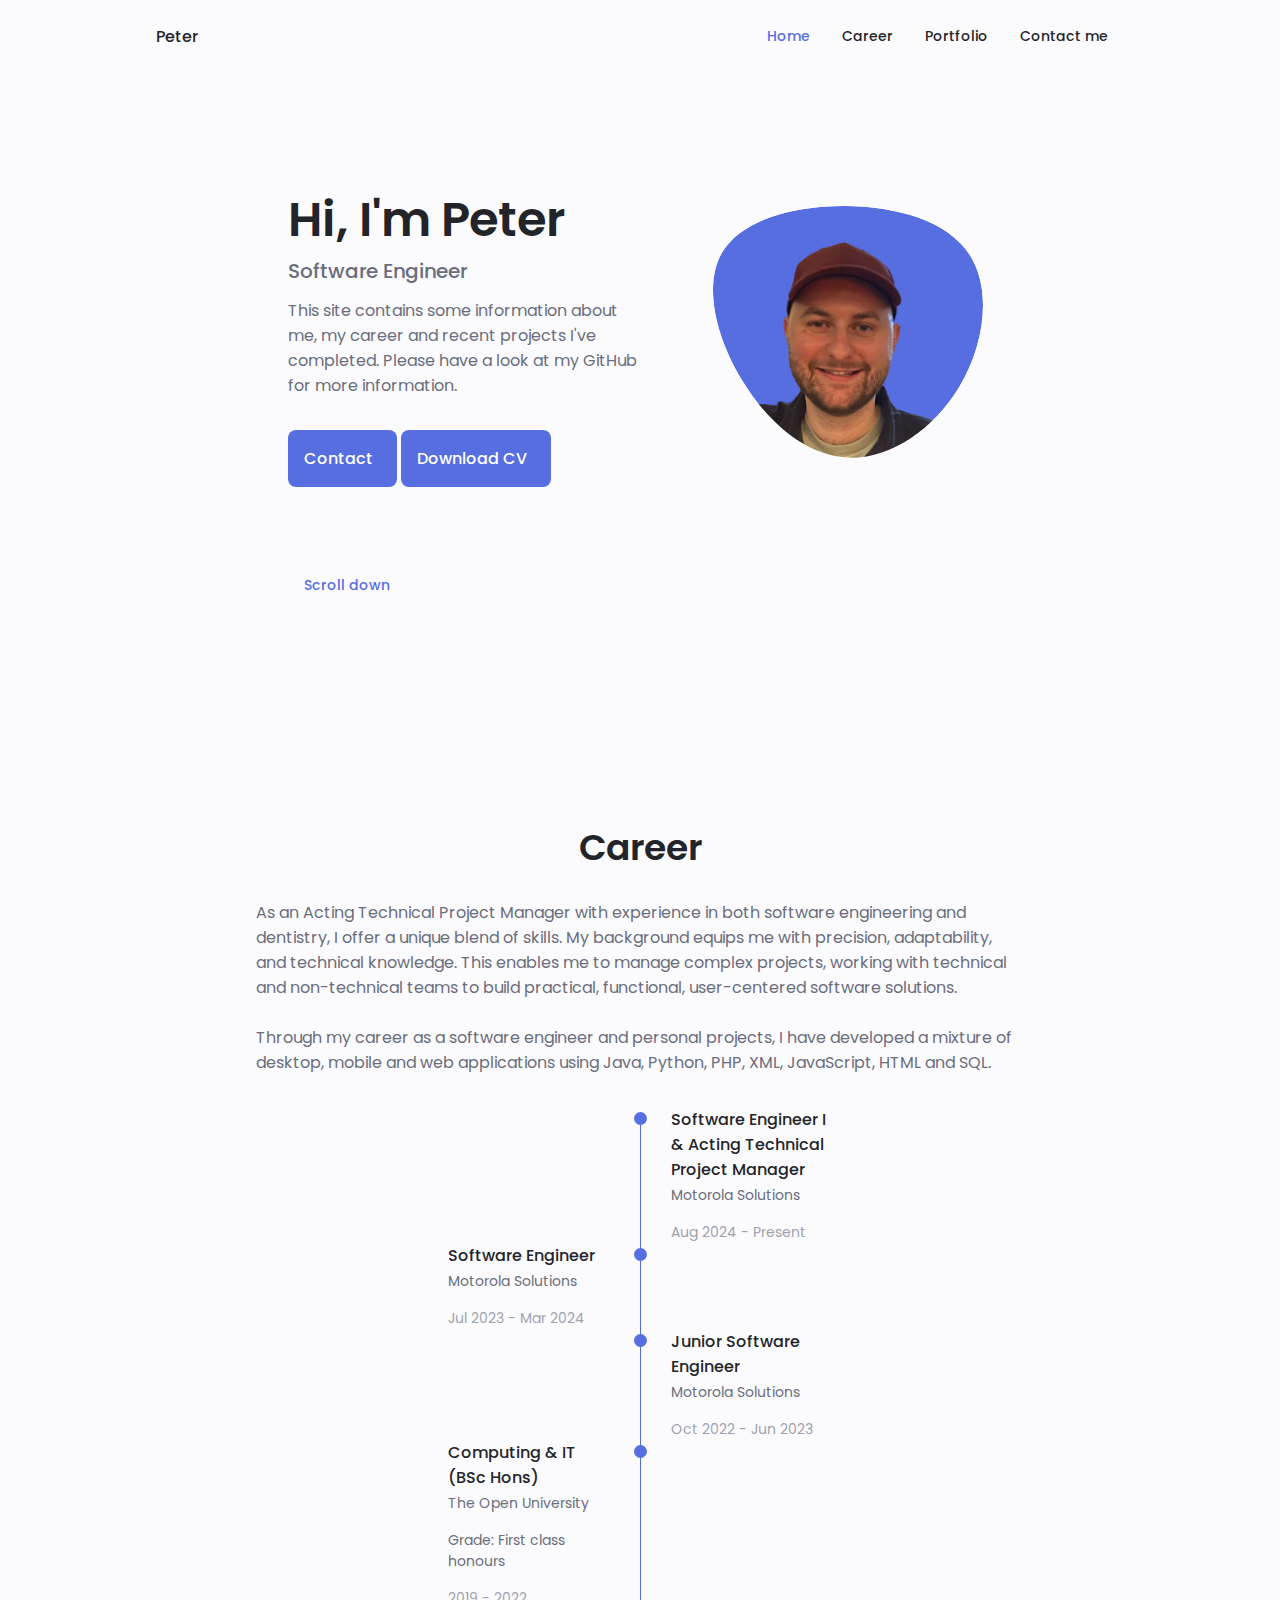
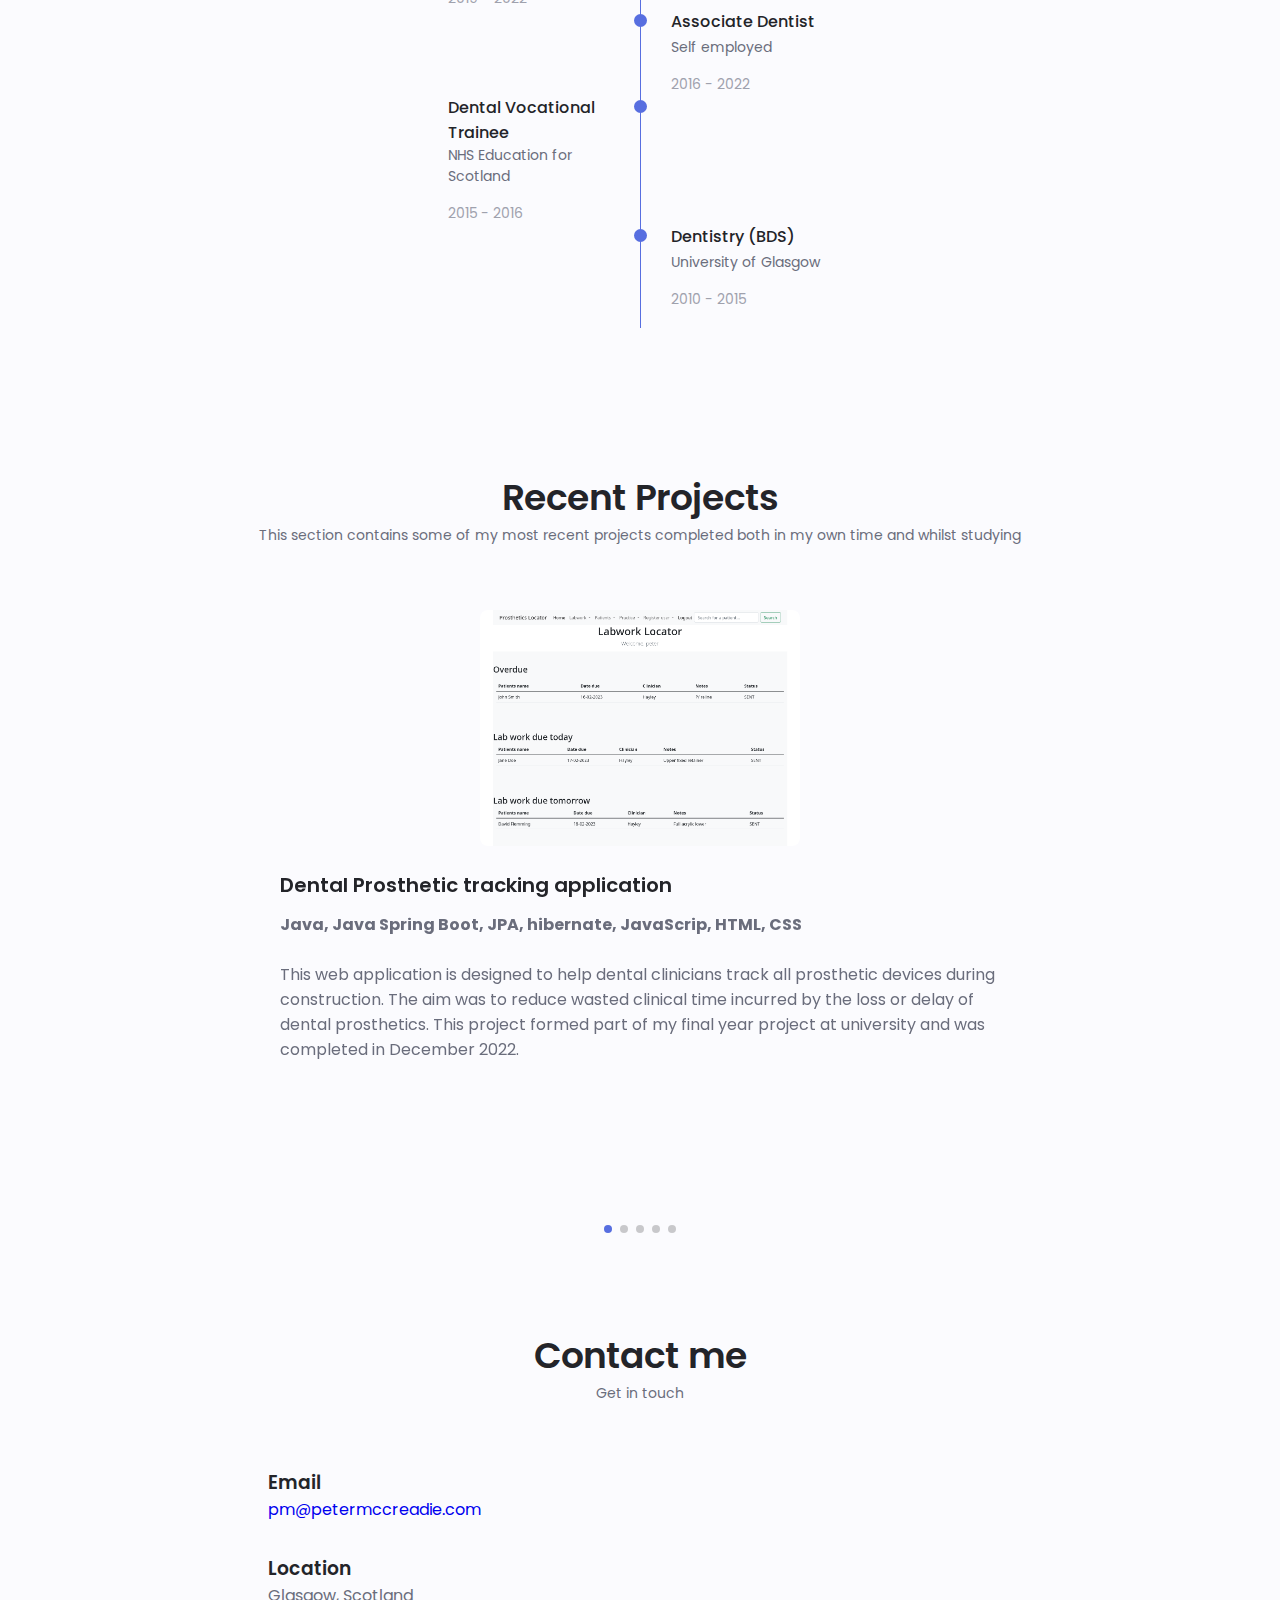
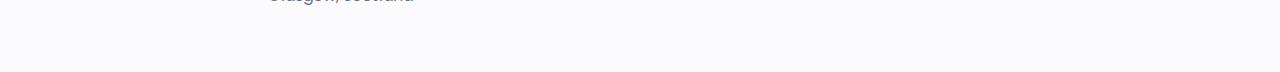
<file: index.html>
<!DOCTYPE html>
    <html lang="en">
    <head>
        <meta charset="UTF-8">
        <meta name="viewport" content="width=device-width, initial-scale=1.0">
        <link rel="stylesheet" href="https://unicons.iconscout.com/release/v4.0.0/css/line.css">
        <link rel="stylesheet" href="assets/css/swiper-bundle.min.css">
        <link rel="stylesheet" href="assets/css/styles.css">
        <title>Peter McCreadie Portfolio</title>
    </head>
    <body>
        <header class="header" id="header">
            <nav class="nav container">
                <a href="#" class="nav__logo">Peter</a>
                <div class="nav__menu" id="nav-menu">
                    <ul class="nav__list grid">
                        <li class="nav__item">
                            <a href="#home" class="nav__link active-link">
                                <i class="uil uil-estate nav__icon"></i> Home
                            </a>
                        </li>
                        <li class="nav__item">
                            <a href="#career" class="nav__link">
                                <i class="uil uil-briefcase nav__icon"></i> Career
                            </a>
                        </li>
                        <li class="nav__item">
                            <a href="#portfolio" class="nav__link">
                                <i class="uil uil-scenery nav__icon "></i> Portfolio
                                
                            </a>
                        </li>
                        <li class="nav__item">
                            <a href="#contact" class="nav__link">
                                <i class="uil uil-message nav__icon "></i> Contact me
                            </a>
                        </li>
                    </ul>
                    <i class="uil uil-times nav__close" id="nav-close"></i>
                </div>
                <div class="nav__btns">
                    <div class="nav__toggle" id="nav-toggle">
                        <i class="uil uil-apps"></i>
                    </div>
                </div>
            </nav>
        </header>
        <main class="main">
            <section class="home section" id="home">
                <div class="home__container container grid">
                    <div class="home__content grid">
                        <div class="home__social">
                            <a href="https://www.linkedin.com/in/peter-mccreadie/" target="_blank" class="home__social-icon">
                                <i class="uil uil-linkedin"></i>
                            </a>
                            <a href="https://github.com/petermcc212" target="_blank" class="home__social-icon">
                                <i class="uil uil-github-alt"></i>
                            </a>
                        </div>
                        <div class="home__img">
                            <svg class="home__blob" viewBox="0 0 200 187" xmlns="http://www.w3.org/2000/svg" xmlns:xlink="http://www.w3.org/1999/xlink">
                                <mask id="mask0" mask-type="alpha">
                                    <path d="M190.312 36.4879C206.582 62.1187 201.309 102.826 182.328 134.186C163.346 165.547 
                                    130.807 187.559 100.226 186.353C69.6454 185.297 41.0228 161.023 21.7403 129.362C2.45775 
                                    97.8511 -7.48481 59.1033 6.67581 34.5279C20.9871 10.1032 59.7028 -0.149132 97.9666 
                                    0.00163737C136.23 0.303176 174.193 10.857 190.312 36.4879Z"/>
                                </mask>
                                <g mask="url(#mask0)">
                                    <path d="M190.312 36.4879C206.582 62.1187 201.309 102.826 182.328 134.186C163.346 
                                    165.547 130.807 187.559 100.226 186.353C69.6454 185.297 41.0228 161.023 21.7403 
                                    129.362C2.45775 97.8511 -7.48481 59.1033 6.67581 34.5279C20.9871 10.1032 59.7028 
                                    -0.149132 97.9666 0.00163737C136.23 0.303176 174.193 10.857 190.312 36.4879Z"/>
                                    <image class="home__blob-img" x="12"  y="18" xlink:href="assets/img/profilePic.png"/>
                                </g>
                            </svg>
                        </div>
                        <div class="home__data">
                            <h1 class="home__title">Hi, I'm Peter</h1>
                            <h3 class="home__subtitle">Software Engineer</h3>
                            <p class="home__description"> This site contains some information about me, my career and recent projects I've completed. Please have a look at my GitHub for more information.
                                 </p>
                            <a href="#contact" class="button button--flex">Contact
                                <i class="uil uil-message button__icon"></i>
                            </a>
                            <a href="assets/pdf/Peter-Cv.pdf" class="button button--flex">
                                Download CV<i class="uil uil-import button__icon"></i>
                            </a>  
                        </div>
                    </div>
                    <div class="home__scroll">
                        <a href="#career" class="home__scroll-button button--flex">
                            <i class="uil uil-mouse-alt-2 home__scroll-mouse"></i>
                            <span class="home__scroll-name">
                                Scroll down
                            </span>
                            <i class="uil uil-arrow-down home__scroll-arrow"></i>
                        </a>
                    </div>
                </div>
            </section>
            <section class="qualification section" id="career">
                <section class="qualification section">
                    <h2 class="section__title">Career</h2>
                    <div class="qualification__container container">
                        <div class="qualification__tabs">
                            <p>
                                <br>
                                As an Acting Technical Project Manager with experience in both software engineering and dentistry, I offer a unique blend of skills. My background equips me with precision, adaptability, and technical knowledge. This enables me to manage complex projects, working with technical and non-technical teams to build practical, functional, user-centered software solutions.
                                <br>
                                <br>
                                Through my career as a software engineer and personal projects, I have developed a mixture of desktop, mobile and web applications using Java, 
                                Python, PHP, XML, JavaScript, HTML and SQL. 
                                <br>
                            </p>
                        </div>
                        <div class="qualification__sections">
                            <div class="qualification__content qualification__active" data-content id="education">
                                <div class="qualification__data">
                                    <div></div>  
                                    <div>
                                        <span class="qualification__rounder"></span>
                                        <span class="qualification__line"></span>
                                    </div>
                                    <div>
                                        <h3 class="qualification__title">
                                            <i class="uil uil-briefcase-alt"></i>
                                            Software Engineer I &amp; Acting Technical Project Manager
                                        </h3>
                                        <span class="qualification__subtitle">Motorola Solutions</span>
                                        <div class="qualification__calender">
                                            <i class="uil uil-calender"></i>
                                            Aug 2024 - Present
                                        </div>
                                    </div>
                                </div>
                                <div class="qualification__data">
                                    <div>
                                        <h3 class="qualification__title">
                                            <i class="uil uil-briefcase-alt"></i>
                                            Software Engineer</h3>
                                        <span class="qualification__subtitle">Motorola Solutions</span>
                                        <div class="qualification__calender">
                                            <i class="uil uil-calender"></i>
                                            Jul 2023 - Mar 2024
                                        </div>
                                    </div>
                                    <div>
                                        <span class="qualification__rounder"></span>
                                        <span class="qualification__line"></span>
                                    </div>
                                </div>
                            <div class="qualification__data">
                                <div></div>  
                                <div>
                                    <span class="qualification__rounder"></span>
                                    <span class="qualification__line"></span>
                                </div>
                                <div>
                                    <h3 class="qualification__title">
                                        <i class="uil uil-briefcase-alt"></i>
                                        Junior Software Engineer
                                    </h3>
                                    <span class="qualification__subtitle">Motorola Solutions</span>
                                    <div class="qualification__calender">
                                        <i class="uil uil-calender"></i>
                                        Oct 2022 - Jun 2023
                                    </div>
                                </div>
                            </div>
                                <div class="qualification__data">
                                    <div>
                                        <h3 class="qualification__title">
                                            <i class="uil uil-graduation-cap"></i>
                                            Computing &amp; IT <br> (BSc Hons)</h3>
                                        <span class="qualification__subtitle">The Open University</span>
                                        <span class="qualification__subtitle">Grade: First class honours</span>
                                        <div class="qualification__calender">
                                            <i class="uil uil-calender"></i>
                                            2019 - 2022
                                        </div>
                                    </div>
                                    <div>
                                        <span class="qualification__rounder"></span>
                                        <span class="qualification__line"></span>
                                    </div>
                                </div>
                            <div class="qualification__data">
                                <div></div>
                                <div>
                                    <span class="qualification__rounder"></span>
                                    <span class="qualification__line"></span>
                                </div>
                                <div>
                                    <h3 class="qualification__title">
                                        <i class="uil uil-briefcase-alt"></i>
                                        Associate Dentist
                                    </h3>
                                    <span class="qualification__subtitle">Self employed</span>
                                    <div class="qualification__calender">
                                        <i class="uil uil-calender"></i>
                                        2016 - 2022
                                    </div>
                                </div>
                            </div>
                                <div class="qualification__data">
                                    <div>
                                        <h3 class="qualification__title">
                                            <i class="uil uil-briefcase-alt"></i>
                                            Dental Vocational Trainee
                                        </h3>
                                        <span class="qualification__subtitle">NHS Education for Scotland</span>
                                        <div class="qualification__calender">
                                            <i class="uil uil-calender"></i>
                                            2015 - 2016
                                        </div>
                                    </div>

                                    <div>
                                        <span class="qualification__rounder"></span>
                                        <span class="qualification__line"></span>
                                    </div>
                                </div>
                            <div class="qualification__data">
                                <div></div>
                                <div>
                                    <span class="qualification__rounder"></span>
                                    <span class="qualification__line"></span>
                                </div>
                                <div>
                                    <h3 class="qualification__title">
                                        <i class="uil uil-graduation-cap"></i>
                                        Dentistry (BDS)</h3>
                                    <span class="qualification__subtitle">University of Glasgow</span>
                                    <div class="qualification__calender">
                                        <i class="uil uil-calender"></i>
                                        2010 - 2015
                                    </div>
                                </div>
                            </div>
                        </div>
                    </div>
                    </div>
                </section>
            </section>
            <section class="portfolio section" id="portfolio">
                <h2 class="section__title">Recent Projects</h2>
                <span class="section__subtitle">This section contains some of my most recent projects completed both in my own time and whilst studying</span>
                <div class="portfolio__container container swiper-container">
                    <div class="swiper-wrapper">
                        <div class="portfolio__content grid swiper-slide">
                            <img src="assets/img/portfolio1.png" alt="" class="portfolio__img">
                            <div class="portfolio__data">
                                <h3 class="portfolio__title">Dental Prosthetic tracking application</h3>
                                <p class="portfolio__description">
                                    <p class="class portfolio__subtitle">
                                        Java, Java Spring Boot, JPA, hibernate, JavaScrip, HTML, CSS
                                    </p>
                                    <br>
                                    This web application is designed to help dental clinicians track all 
                                    prosthetic devices during construction. The aim was to reduce wasted
                                    clinical time incurred by the loss or delay of dental prosthetics. 
                                    This project formed part of my final year project at university 
                                    and was completed in December 2022.
                                </p>
                            </div>
                        </div>
                        <div class="portfolio__content grid swiper-slide">
                            <img src="assets/img/portfolio2.png" alt="" class="portfolio__img">

                            <div class="portfolio__data">
                                <h3 class="portfolio__title">Mobile sales application</h3>
                                <p class="portfolio__description">
                                    <p class="class portfolio__subtitle">
                                        JavaScript, HTML, CSS, Apache Cordova
                                    </p>
                                    <br>
                                    Academic project. This hybrid mobile app was designed to allow a mobile sales force
                                    to browse an online catalogue, make orders for clients and track the location 
                                    of orders made by all members of the sales team using a map. The app makes RESTful 
                                    requests to a remote PHP server regarding sales. The OpenStreetMap API was implemented
                                    to track the location of previous orders. 
                                </p>
                            </div>
                        </div>
                        <div class="portfolio__content grid swiper-slide">
                            <img src="assets/img/portfolio3.png" alt="" class="portfolio__img">

                            <div class="portfolio__data">
                                <h3 class="portfolio__title">Travel agency application</h3>
                                <p class="portfolio__description">
                                    <p class="class portfolio__subtitle">
                                        Java, Java Spring, JPA, hibernate, JavaScrip, HTML, CSS, Maven, Git
                                    </p>
                                    <br>
                                    Udemy project. This Java Spring web application was designed to allow tour operators
                                    to record current tours offered by the company, view upcoming tours and record 
                                    comments against each tour. The OpenWeatherMap API was implemented to show weather 
                                    information for each location. User accounts were implemented through Spring Security 
                                    to prevent unauthorised users accessing the application. Only authorised managers
                                    are authorised to make changes to the tours. 
                                    <br>
                                    Written in Java using the Java Spring framework. Persistent data is stored in an 
                                    SQL database accessed through JPA and hibernate. 
                                </p>
                            </div>
                        </div>
                        <div class="portfolio__content grid swiper-slide">
                            <img src="assets/img/portfolio4.png" alt="" class="portfolio__img">

                            <div class="portfolio__data">
                                <h3 class="portfolio__title">BestBrew coffee reviews</h3>
                                <p class="portfolio__description">
                                    <p class="class portfolio__subtitle">
                                        Python, Django, HTML, CSS, JavaScript, Git
                                    </p>
                                    <br>
                                    Team project. This web application is designed to allow users to find the best coffee shops 
                                    in their current area. Users can create personal accounts, write reviews for coffee 
                                    shops and use the map to find nearby shops. 
                                    <br>
                                    My responsibilities included implementation of JavaScript, CSS and backend security 
                                    through Django. 
                                </p>
                            </div>
                        </div>
                        <div class="portfolio__content grid swiper-slide">
                            <img src="assets/img/portfolio5.png" alt="" class="portfolio__img">

                            <div class="portfolio__data">
                                <h3 class="portfolio__title">Top Trumps</h3>
                                <p class="portfolio__description">
                                    <p class="class portfolio__subtitle">
                                        Java, Dropwizard, JavaScript, HTML, CSS, Git
                                    </p>
                                    <br>
                                    Agile team project. This application allows users to play top trumps through two 
                                    interfaces: the CLI or GUI through the web browser. Users can either play 
                                    against others or against the computer. Users are also able to view statistics
                                    of previous games.    
                                    <br>
                                    My responsibilities included requirements engineering, interface design and 
                                    implementation of application controller code. 
                                </p>
                            </div>
                        </div>
                    </div>
                        <div class="swiper-button-next">
                            <i class="uil uil-angle-right-b swiper-portfolio-icon"></i>
                        </div>
                        <div class="swiper-button-prev">
                            <i class="uil uil-angle-left swiper-portfolio-icon"></i>
                        </div>
                        <div class="swiper-pagination"></div>
                </div>
            </section>
            <section class="contact section" id="contact">
                <h2 class="section__title">Contact me</h2>
                <span class="section__subtitle">Get in touch</span>

                <div class="contact__container container grid">
                    <div>
                        <div class="contact__information">
                            <i class="uil uil-envelope contact__icon"></i>
                            <div>
                                <h3 class="contact__title">Email</h3>
                                <a href="mailto:pm@petermccreadie.com"> pm@petermccreadie.com</a>
                            </div>
                        </div>
                        <div class="contact__information">
                            <i class="uil uil-location-pin-alt contact__icon"></i>
                            <div>
                                <h3 class="contact__title">Location</h3>
                                <span class="contact__subtitle">Glasgow, Scotland</span>
                            </div>
                        </div>
                    </div>
                </div>
            </section>
        </main>
        <a href="#" class="scrollup" id="scroll-up">
            <i class="uil uil-arrow-up scrollup__icon"></i>
        </a>
        <script src="assets/js/swiper-bundle.min.js"></script>
        <script src="assets/js/main.js"></script>
    </body>
</html>
</file>
<file: assets/css/styles.css>
/* Peter McCreadie
Last updated: 29/07/2022 */


/*==================== GOOGLE FONTS ====================*/
@import url("https://fonts.googleapis.com/css2?family=Poppins:wght@400;500;600&display=swap");

/*==================== VARIABLES CSS ====================*/
:root {
    --header-height: 3rem;

    /*========== Colors ==========*/
    /* Change  color */
    --hue-color: 230; 

    /* HSL color mode */
    --first-color: hsl(var(--hue-color), 69%, 61%);
    --first-color-second: hsl(var(--hue-color), 69%, 61%);
    --first-color-alt: hsl(var(--hue-color), 57%, 53%);
    --first-color-lighter: hsl(var(--hue-color), 92%, 85%);
    --title-color: hsl(var(--hue-color), 8%, 15%);
    --text-color: hsl(var(--hue-color), 8%, 45%);
    --text-color-light: hsl(var(--hue-color), 8%, 65%);
    --input-color: hsl(var(--hue-color), 70%, 96%);
    --body-color: hsl(var(--hue-color), 60%, 99%);
    --container-color: #fff;
    --scroll-bar-color: hsl(var(--hue-color), 12%, 90%);
    --scroll-thumb-color: hsl(var(--hue-color), 12%, 80%);

    /*========== Font and typography ==========*/
    --body-font: 'Poppins', sans-serif;

    /* .5rem = 8px, 1rem = 16px, 1.5rem = 24px ... */
    --big-font-size: 2rem;
    --h1-font-size: 1.5rem;
    --h2-font-size: 1.25rem;
    --h3-font-size: 1.125rem;
    --normal-font-size: .938rem;
    --small-font-size: .813rem;
    --smaller-font-size: .75rem;

    /*========== Font weight ==========*/
    --font-medium: 500;
    --font-semi-bold: 600;

    /*========== Margenes Bottom ==========*/
    /* .25rem = 4px, .5rem = 8px, .75rem = 12px ... */
    --mb-0-25: .25rem;
    --mb-0-5: .5rem;
    --mb-0-75: .75rem;
    --mb-1: 1rem;
    --mb-1-5: 1.5rem;
    --mb-2: 2rem;
    --mb-2-5: 2.5rem;
    --mb-3: 3rem;

    /*========== z index ==========*/
    --z-tooltip: 10;
    --z-fixed: 100;
    --z-modal: 1000;
}

/* Font size for large devices */
@media screen and (min-width: 968px) {
    :root {
        --big-font-size: 3rem;
        --h1-font-size: 2.25rem;
        --h2-font-size: 1.5rem;
        --h3-font-size: 1.25rem;
        --normal-font-size: 1rem;
        --small-font-size: .875rem;
        --smaller-font-size: .813rem;
    }
}




/*==================== BASE ====================*/
* {
  box-sizing: border-box;
  padding: 0;
  margin: 0;
}

html {
  scroll-behavior: smooth;
}

body {
  margin: 0 0 var(--header-height) 0;
  font-family: var(--body-font);
  font-size: var(--normal-font-size);
  background-color: var(--body-color);
  color: var(--text-color);
}

h1, h2, h3, h4 {
  color: var(--title-color);
  font-weight: var(--font-semi-bold);
}

ul {
  list-style: none;
}

a {
  text-decoration: none;
}

img {
  max-width: 100%;
  height: auto;
}

/*==================== REUSABLE CSS CLASSES ====================*/
.section {
  padding: 2rem 0 4rem;
}

.section__title {
  font-size: var(--h1-font-size);
  color: var(--title-color);
}

.section__subtitle {
  display: block;
  font-size: var(--small-font-size);
  margin-bottom: var(--mb-3);
}

.section__title, 
.section__subtitle {
  text-align: center;
}

/*==================== LAYOUT ====================*/
.container {
  max-width: 768px;
  margin-left: var(--mb-1-5);
  margin-right: var(--mb-1-5);
}

.grid {
  display: grid;
  gap: 1.5rem;
}

.header {
  width: 100%;
  position: fixed;
  bottom: 0;
  left: 0;
  z-index: var(--z-fixed);
  background-color: var(--body-color);
}

/*==================== NAV ====================*/

.nav{
  max-width: 968px;
  height: var(--header-height);
  display: flex;
  justify-content: space-between;
  align-items: center;

}

.nav__logo,
.nav_toggle{
  color: var(--title-color);
  font-weight: var(--font-medium);
}
.nav__logo:hover{
  color: var(--first-color);
}

.nav__toggle{
  font-size: 1.1rem;
  cursor: pointer;
}

.nav__toggle:hover{
  color: var(--first-color);
}

@media screen and (max-width: 767px) {
  
  .nav__menu{
    position: fixed;
    bottom: -100%;
    left: 0;
    width: 100%;
    background-color: var(--body-color);
    padding: 2rem 1.5rem 4rem;
    box-shadow: 0 -1px 4px rgba(0, 0, 0, .15);
    border-radius: 1.5rem 1.5rem 0 0;
    transition: .3s;
  }

}

.nav__list{
  grid-template-columns: repeat(2, 1fr);
  gap: 2rem;
}

.nav__link{
  display: flex;
  flex-direction: column;
  align-items: center;
  font-size: var(--small-font-size);
  color: var(--title-color);
  font-weight: var(--font-medium);
}

.nav__link:hover{
  color: var(--first-color);
}

.nav__icon{
  font-size: 1.2rem;
}


.nav__close{
  position: absolute;
  right: 1.3rem;
  bottom: .5rem;
  font-size: 1.5rem;
  cursor: pointer;
  color: var(--first-color);
}

.nav__close:hover{
  color: var(--first-color-alt)
}


/* show menu */


.show-menu{
  bottom: 0;
}

/* Active link */

.active-link{
  color: var(--first-color);
}


/* Change background header */
.scroll-header{
  box-shadow: 0 -1px 4px rgba(0,0,0,.15);
}


/*==================== HOME ====================*/
.home__container{
  gap: 1rem;
}

.home__content{
  grid-template-columns: .5fr 3fr;
  padding-top: 3.5rem;
  align-items: center;
}

.home__social{
  display: grid;
  grid-template-columns: max-content;
  row-gap: 1rem;
}

.home__social-icon{
  font-size: 1.5rem;
  color: var(--first-color);
}

.home__social-icon:hover{
  color: var(--first-color-alt);
}

.home__blob{
  width: 200px;
  fill: var(--first-color);
}

.home__blob-img{
  width: 170px;
}

.home__data{
  grid-column: 1/3;
}

.home__title{
  font-size: var(--big-font-size);
}

.home__subtitle{
  font-size: var(--h3-font-size);
  color: var(--text-color);
  font-weight: var(--font-medium);
  margin-bottom: var(--mb-0-75);
}

.home__description{
  margin-bottom: var(--mb-2);
}

.home__scroll{
  display: none;
}

.home__scroll-button{
  color: var(--first-color);
  transform: .3s;

}


.home__scroll-button:hover{
  transform: translateY(.25rem);
  

}


.home__scroll-mouse{
  font-size: 2rem;
}


.home__scroll-name{
  font-size: var(--small-font-size);
  columns: var(--title-color);
  font-weight: var(--font-medium);
  margin-right: var(--mb-0-25);
}

.home__scroll-arrow{
  font-size: 1.25rem;
}



/*==================== BUTTONS ====================*/
.button{
  display: inline-block;
  background-color: var(--first-color);
  color: #fff;
  padding: 1rem;
  border-radius: .5rem;
  font-weight: var(--font-medium);
}


.button:hover{
  color: var(--first-color-alt);
  
  
  
}

.button__icon{
  font-size: 1.25rem;
  margin-left: var(--mb-0-5);
  transform: translate(.25rem);
}

.button--flex{
  display: inline-flex;
  align-items: center;
  
}


/*==================== ABOUT ====================*/

.about__img{
  width: 200px;
  border-radius: .5rem;
  justify-self: center;
  align-self: center;
}

.about__description{
  text-align: center;
  margin-bottom: var(--mb-2-5);
}


.about__info{
  display: flex;
  justify-content: space-evenly;
  margin-bottom: var(--mb-2-5);
  color: var(--title-color);
}


.about__info-title{
  font-size: var(--h2-font-size);
  font-weight: var(--font-semi-bold);
}

.about__info-name{
  font-size: var(--small-font-size);
}

.about__info-title, 
.about__info-name{
  display: block;
  text-align: center;
}

.about__buttons{
  display: flex;
  justify-content: center;
}



/*==================== QUALIFICATION ====================*/
.qualification__tabs{
  display: flex;
  justify-content: space-evenly;
  margin-bottom: var(--mb-2);
}


.qualification__button{
  font-size: var(--h3-font-size);
  font-weight: var(--font-medium);
  cursor: pointer;
}

.qualification__button:hover{
  color: var(--first-color);
}

.qualification__icon{
  font-size: 1.8rem;
  margin-right: var(--mb-0-25);
}

.qualification__data{
  display: grid;
  grid-template-columns: 1fr max-content 1fr;
  column-gap: 1.5rem;
}


.qualification__title{
  font-size: var(--normal-font-size);
  font-weight: var(--font-medium);
}

.qualification__subtitle{
  display: inline-block;
  font-size: var(--small-font-size);
  margin-bottom: var(--mb-1);
}


.qualification__calender{
  font-size: var(--small-font-size);
  color: var(--text-color-light);
}


.qualification__rounder{
  display: inline-block;
  width: 13px;
  height: 13px;
  background-color: var(--first-color);
  border-radius: 50%;
}


.qualification__line{
  display: block;
  width: 1px;
  height: 100%;
  background-color: var(--first-color);
  transform: translate(6px, -7px);
}

/* .qualification [data-content]{
  display: none;
}

.qualification__active[data-content]{
  display: block;
} */



/* Active Modal */


/*==================== PORTFOLIO ====================*/

.portfolio__container{
  overflow: initial;
}

.portfolio__content{
  padding: 0 1.5rem;
}

.portfolio__img{
  border-radius: .5rem;
  justify-self: center;
}

.portfolio__title{
  font-size: var(--h3-font-size);
  margin-bottom: var(--mb-0-5);
  
}


.portfolio__description{
  margin-bottom: var(--mb-0-75);
}

.portfolio__subtitle{
  font-weight: bold;
}

.portfolio__button:hover .button__icon{
  transform: translate(.5rem);
}

.swiper-button-prev::after,
.swiper-button-next::after{
  content: '';
}


.swiper-portfolio-icon{
  font-size: 2rem;
  color: var(--first-color);
}



.swiper-button-prev{
  left: -.5rem;
}


.swiper-button-next{
  right: -.5rem;
}

.swiper-container-horizontal > .swiper-pagination-bullets{
  bottom: -2.5rem;
}

.swiper-pagination-bullet-active{
  background-color: var(--first-color);
}

.swiper-button-prev,
.swiper-button-next,
.swiper-pagination-bullet{
  outline: none;
}




/*==================== MODAL ====================*/
.modal {
  display: none; /* Hidden by default */
  position: fixed; /* Stay in place */
  z-index: 1; /* Sit on top */
  padding-top: 100px; /* Location of the box */
  left: 0;
  top: 0;
  width: 100%; /* Full width */
  height: 100%; /* Full height */
  overflow: auto; /* Enable scroll if needed */
  background-color: rgb(0,0,0); /* Fallback color */
  background-color: rgba(0,0,0,0.4); /* Black w/ opacity */
}

/* Modal Content */
.modal-content {
  background-color: #fefefe;
  margin: auto;
  padding: 20px;
  border: 1px solid #888;
  width: 80%;
}

/* The Close Button */
.close {
  color: #aaaaaa;
  float: right;
  font-size: 28px;
  font-weight: bold;
}

.close:hover,
.close:focus {
  color: #000;
  text-decoration: none;
  cursor: pointer;
}




/*==================== CONTACT ME ====================*/

.contact__container{
  row-gap: 3rem;
}

.contact__information{
  display: flex;
  margin-bottom: var(--mb-2);
}

.contact__icon{
  font-size: 2rem;
  color: var(--first-color);
  margin-right: var(--mb-0-75);

}



/*========== SCROLL UP ==========*/
.scrollup{
  position: fixed;
  right: 1rem;
  bottom: -20%;
  background-color: var(--first-color);
  opacity: .8;
  padding: 0 .3rem;
  border-radius: .4rem;
  z-index: var(--z-tooltip);
  transition: .4s;
}

.scrollup:hover{
  background-color: var(--first-color-alt);
}

.scrollup__icon{
  font-size: 1.5rem;
  color: #FFF;
}


/*========== SCROLL BAR ==========*/

.show-scroll{
  bottom: 5rem;
}




/*==================== MEDIA QUERIES ====================*/
/* For small devices */

@media screen and (max-width: 350px) {
  .container{
    margin-left: var(--mb-1);
    margin-right: var(--mb-1);
  }
  

  .nav__menu{
    padding: 2rem .25rem 4rem;
  }

  .nav__list{
    column-gap: 0;
  }

  .home__content{
    grid-template-columns: .25fr 3fr;
  }
  .home_blob{
    width: 180px;
  }

  .qualification__data{
    gap: .5rem;
  }
}


/* For medium devices */

@media screen and (min-width: 568px) {
  .home__content{
    grid-template-columns: max-content 1fr 1fr;
  }
  .home__data{
    grid-column: initial;
  }
  .home__img{
    order: 1;
    justify-self: center;
  }

  .about__container,
  .portfolio__container,
  .contact__container
  {
    grid-template-columns: repeat(2, 1fr);
  }

  .qualification__sections{
    display: grid;
    grid-template-columns: .6fr;
    justify-content: center;
  }
}


@media screen and (min-width: 768px) {

  .container{
    margin-left: auto;
    margin-right: auto;
  }

  body{
    margin: 0;
  }

  .section{
    padding: 6rem 0 2rem;
  }
  .section__subtitle{
    margin-bottom: 4rem;
  }

  .header{
    top: 0;
    bottom: initial;
  }

  .header,
  .main{
    padding: 0 1rem;
  }

  .nav{
    height: calc(var(--header-height) + 1.5rem);
    column-gap: 1rem;
  }

  .nav__icon,
  .nav__close,
  .nav__toggle{
    display: none;
  }

  .nav__list{
    display: flex;
    column-gap: 2rem;
  }

  .nav__menu{
    margin-left: auto;
  }

  .home__container{
    row-gap: 5rem;
  }

  .home__content{
    padding-top: 5.5rem;
    column-gap: 2rem;
  }
  .home__blob{
    width: 270px;
  }
  .home__scroll{
    display: block;
  }

  .home__scroll-button{
    margin-left: 3rem;
  }

  .about__container{
    column-gap: 5rem;
  }

  .about__img{
    width: 350px;
  }

  .about__description{
    text-align: initial;
  }

  .about__info{
    justify-content: space-between;
  }

  .about__buttons{
    justify-content: initial;
  }

  .qualification__tabs{
    justify-content: center;
  }

  .qualification__button{
    margin: var(--mb-1);
  }
  .qualification__sections{
    grid-template-columns: .5fr;
  } 

  .portfolio__img{
    width: 320px;
  }
  .portfolio__content{
    align-items: center;
  }
  
}


/* For large devices */
@media screen and(min-width: 1024px) {

  .header,
  .main,
  .footer__container{
    padding: 0;
  }

  .home__blob{
    width: 320px;
  }
  .home__social{
    transform: translateX(-6rem);
  }

  .portfolio__content{
    column-gap: 5rem;
  }

  .swiper-portfolio-icon{
    font-size: 3.5rem;
  }

  .swiper-button-prev{
    left: -3.5rem;
  }
  .swiper-button-next{
    right: -3.5rem;
  }
  .swiper-container-horizontal > .swiper-pagination-bullets{
    bottom: -4.5rem;
  }

  


  
}
</file>
